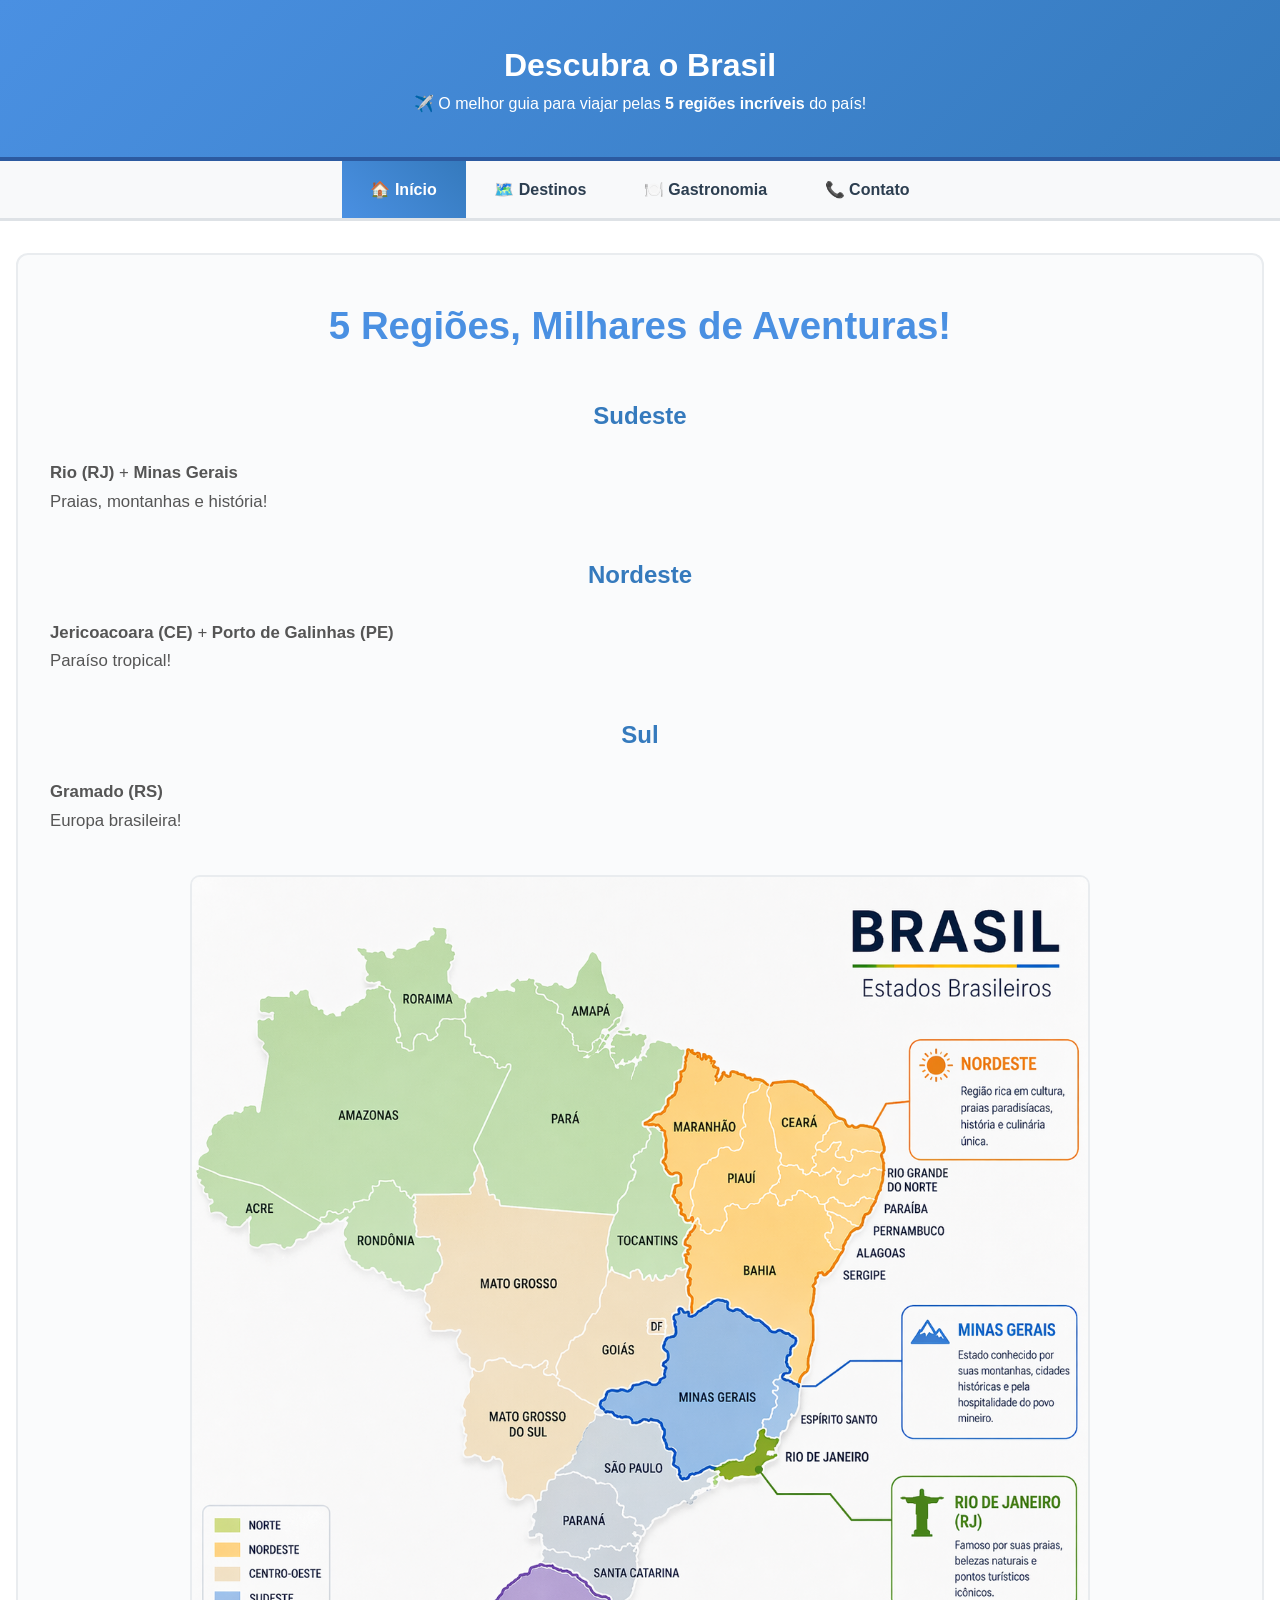
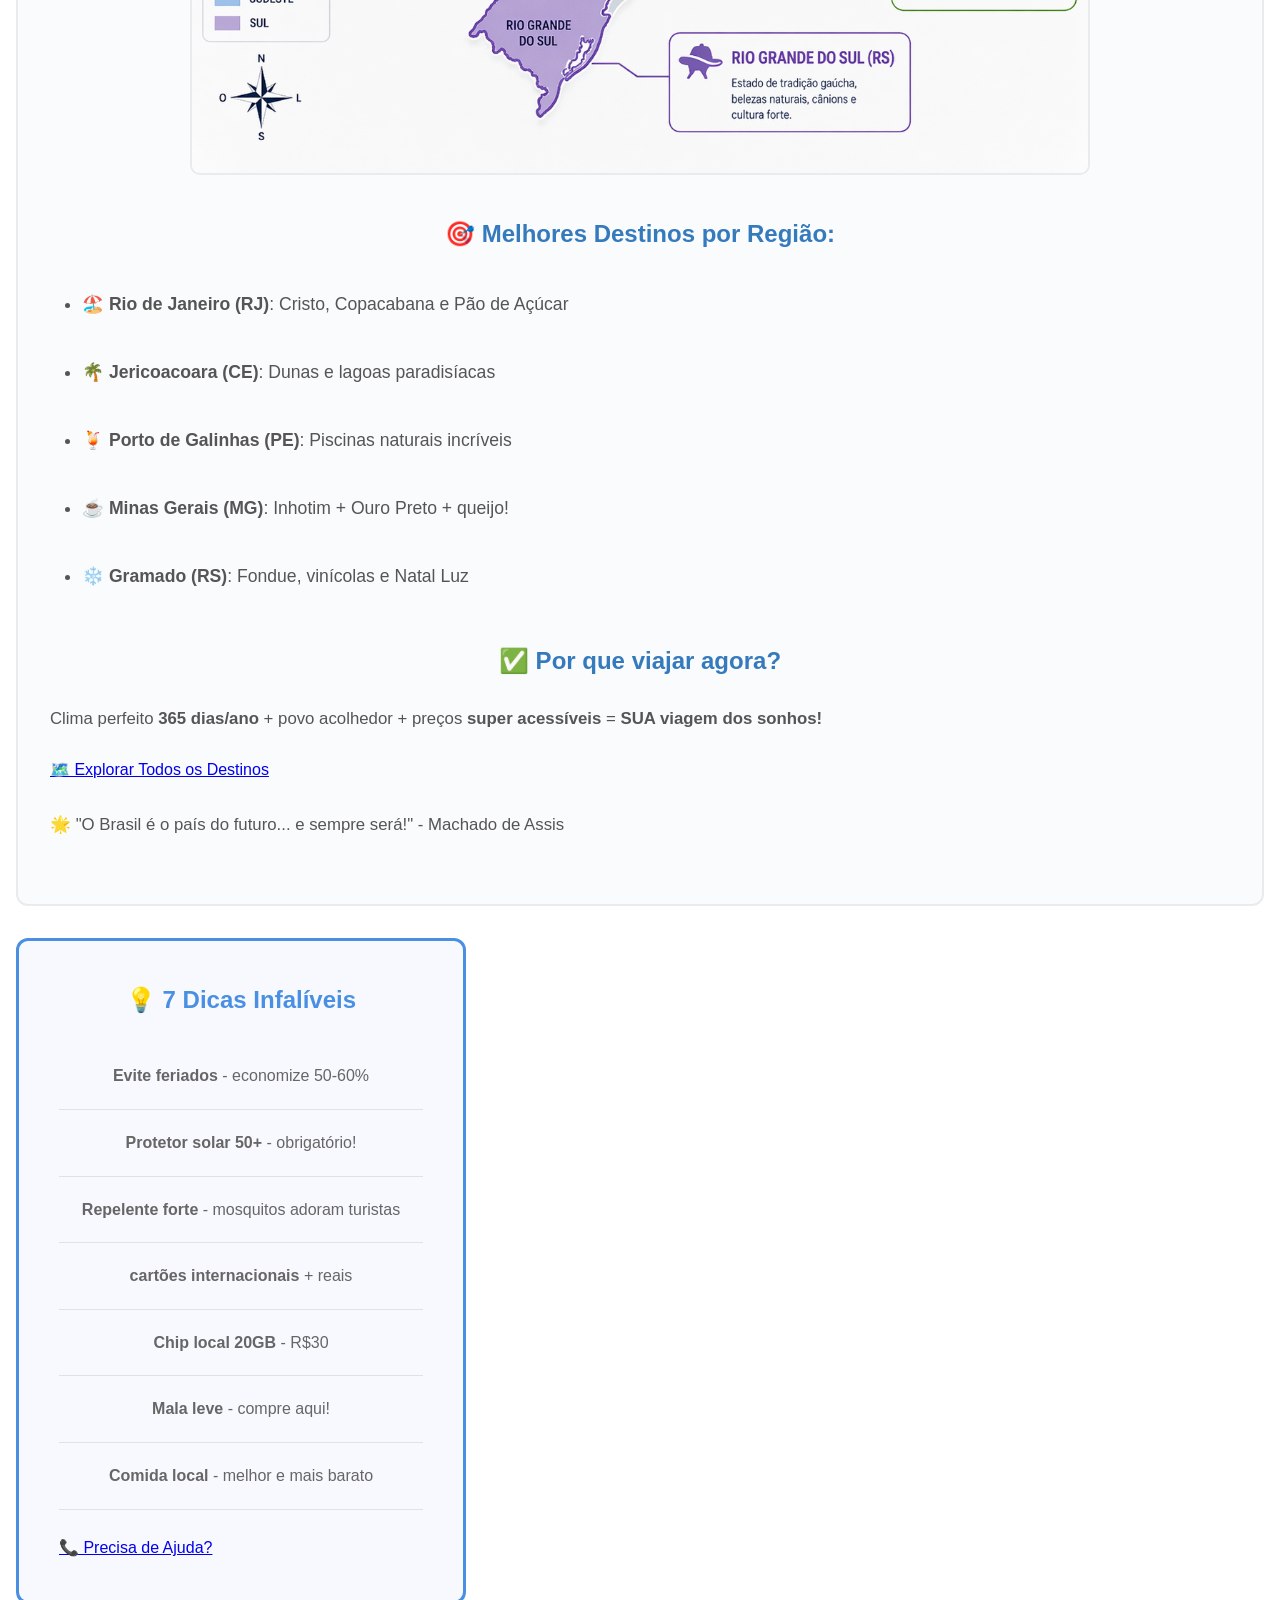
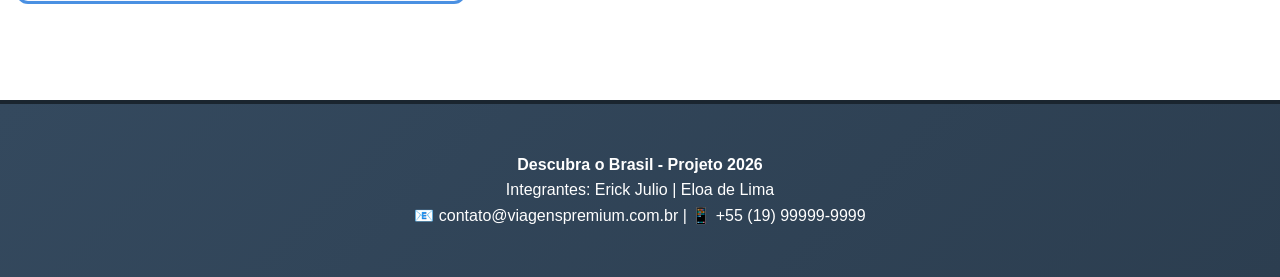
<file: projeto-turismo/index.html>
<!DOCTYPE html>
<html lang="pt-br">
<head>
    <meta charset="UTF-8">
    <meta name="viewport" content="width=device-width, initial-scale=1.0">
    <title>Descubra o Brasil - Início</title>
    <link rel="stylesheet" href="css/style.css">
    <link rel="icon" href="img/travel.png" type="image/png">
</head>
<body>

<header>
    <h1> Descubra o Brasil</h1>
    <p>✈️ O melhor guia para viajar pelas <strong>5 regiões incríveis</strong> do país!</p>
</header>

<nav>
    <ul>
        <li><a href="index.html" class="ativo">🏠 Início</a></li>
        <li><a href="destinos.html">🗺️ Destinos</a></li>
        <li><a href="gastronomia.html">🍽️ Gastronomia</a></li>
        <li><a href="contato.html">📞 Contato</a></li>
    </ul>
</nav>

<main>
    <section>
        <h2> 5 Regiões, Milhares de Aventuras!</h2>
        
        <!-- CARDS DESTAQUES SIMPLES -->
        <div>
            <div>
                <h3> Sudeste</h3>
                <p><strong>Rio (RJ)</strong> + <strong>Minas Gerais</strong><br>Praias, montanhas e história!</p>
            </div>
            <div>
                <h3> Nordeste</h3>
                <p><strong>Jericoacoara (CE)</strong> + <strong>Porto de Galinhas (PE)</strong><br>Paraíso tropical!</p>
            </div>
            <div>
                <h3> Sul</h3>
                <p><strong>Gramado (RS)</strong><br>Europa brasileira!</p>
            </div>
        </div>

        <img src="img/mapa_2.png" alt="Mapa do Brasil - 5 regiões" class="imagem-mapa">

        <h3>🎯 Melhores Destinos por Região:</h3>
        <ul>
            <li>🏖️ <strong>Rio de Janeiro (RJ)</strong>: Cristo, Copacabana e Pão de Açúcar</li>
            <li>🌴 <strong>Jericoacoara (CE)</strong>: Dunas e lagoas paradisíacas</li>
            <li>🍹 <strong>Porto de Galinhas (PE)</strong>: Piscinas naturais incríveis</li>
            <li>☕ <strong>Minas Gerais (MG)</strong>: Inhotim + Ouro Preto + queijo!</li>
            <li>❄️ <strong>Gramado (RS)</strong>: Fondue, vinícolas e Natal Luz</li>
        </ul>


        <h3>✅ Por que viajar agora?</h3>
        <p>
            Clima perfeito <strong>365 dias/ano</strong> + povo acolhedor + 
            preços <strong>super acessíveis</strong> = 
            <strong>SUA viagem dos sonhos!</strong>
        </p>

        <div class="chamada-acao">
            <a href="destinos.html">🗺️ Explorar Todos os Destinos</a>
        </div>

        <p><br>🌟 "O Brasil é o país do futuro... e sempre será!" - Machado de Assis</p>

    </section>

    <aside>
        <h3>💡 7 Dicas Infalíveis</h3>
        <ul>
            <li><strong>Evite feriados</strong> - economize 50-60%</li>
            <li><strong>Protetor solar 50+</strong> - obrigatório!</li>
            <li><strong>Repelente forte</strong> - mosquitos adoram turistas</li>
            <li><strong>cartões internacionais</strong> + reais</li>
            <li><strong>Chip local 20GB</strong> - R$30</li>
            <li><strong>Mala leve</strong> - compre aqui!</li>
            <li><strong>Comida local</strong> - melhor e mais barato</li>
        </ul>
        
        <div class="chamada-aside">
            <br>
            <a href="contato.html">📞 Precisa de Ajuda?</a>
        </div>
    </aside>
</main>

<footer>
    <div class="rodape">
        <p><strong>Descubra o Brasil - Projeto 2026</strong></p>
        <p>Integrantes: Erick Julio | Eloa de Lima</p>
        <p>📧 contato@viagenspremium.com.br | 📱 +55 (19) 99999-9999</p>
    </div>
</footer>

</body>
</html>
</file>
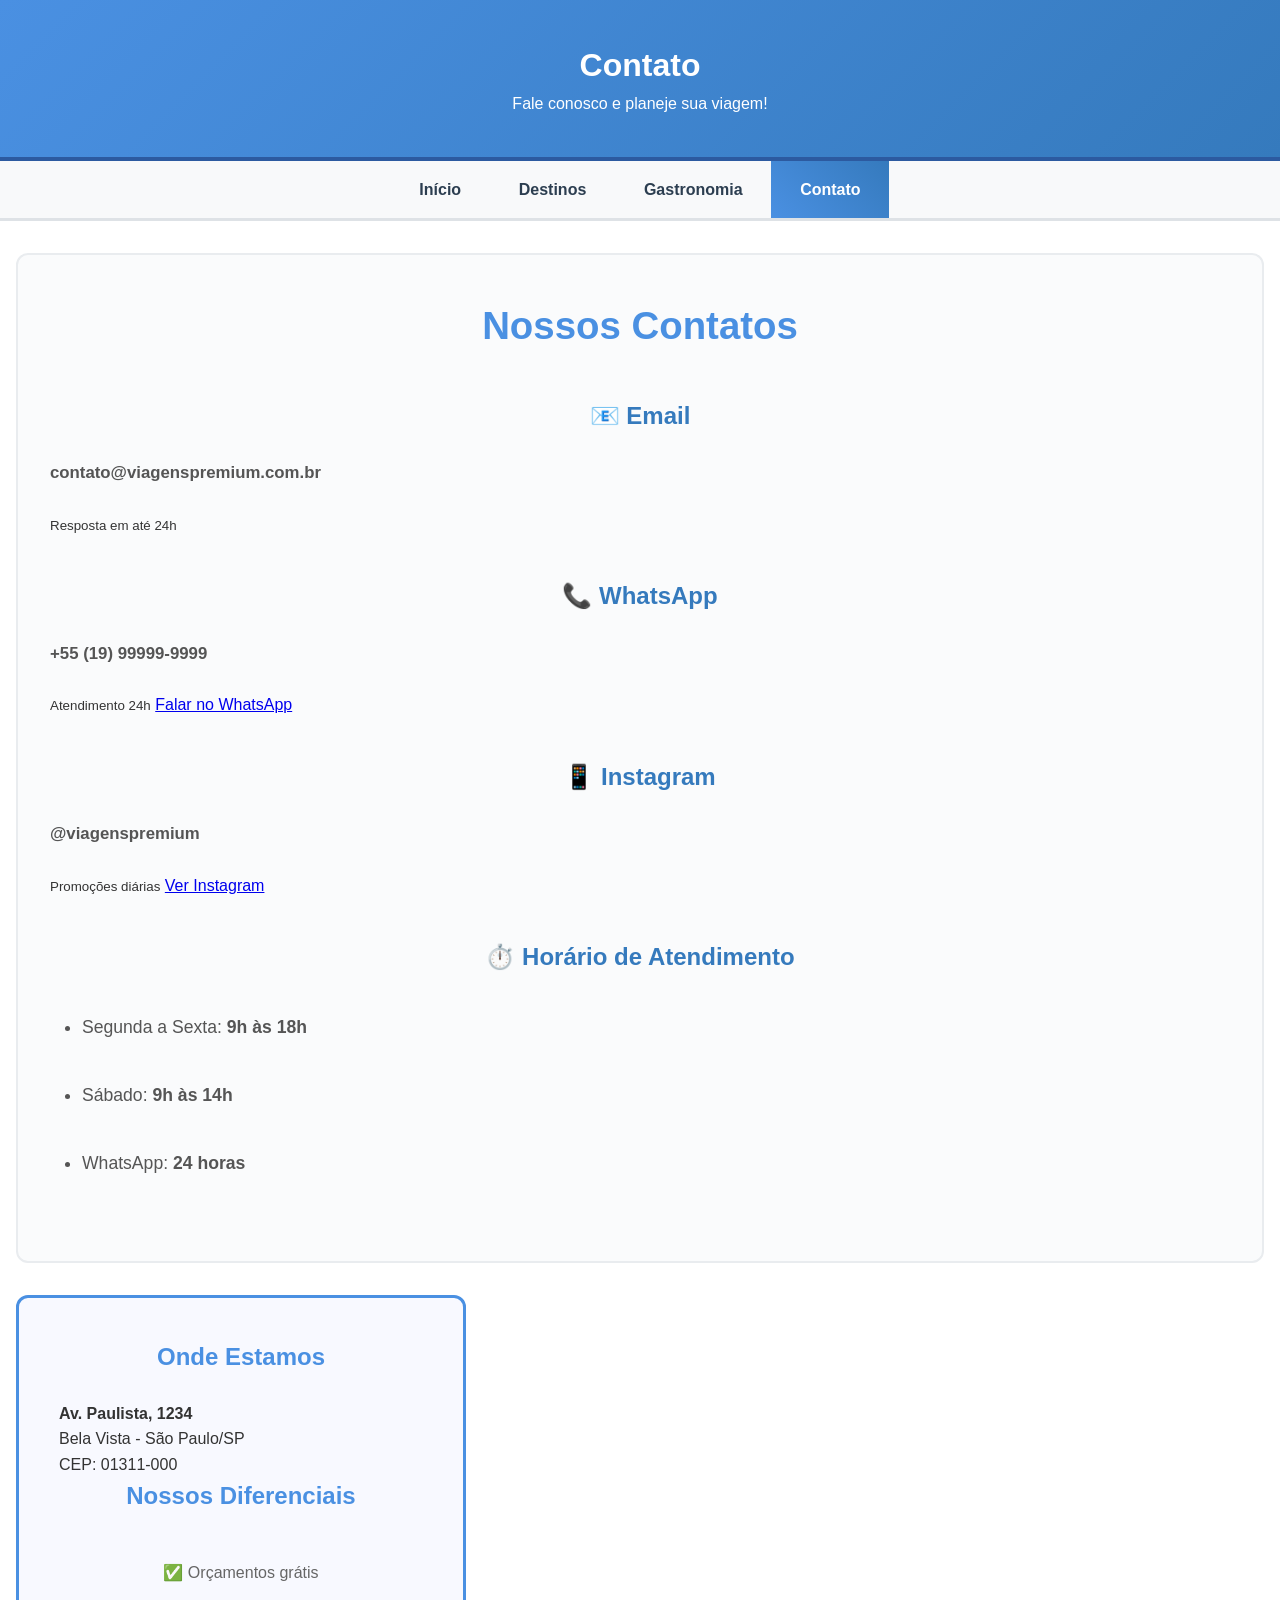
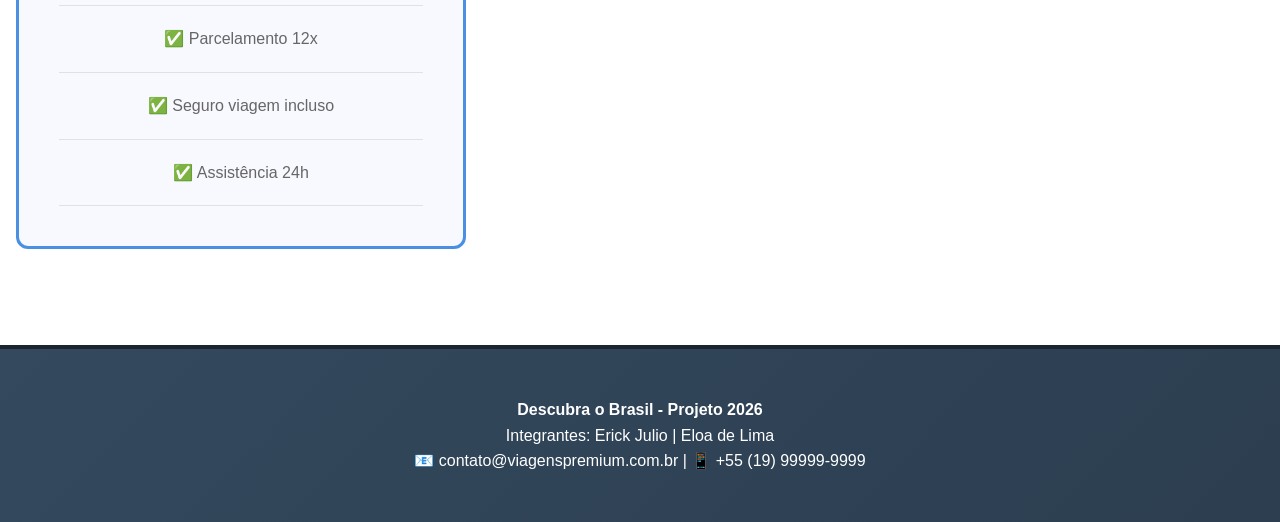
<file: projeto-turismo/contato.html>
<!DOCTYPE html>
<html lang="pt-BR">
<head>
    <meta charset="UTF-8">
    <meta name="viewport" content="width=device-width, initial-scale=1.0">
    <title>Contato - Descubra o Brasil</title>
    <link rel="stylesheet" href="css/style.css">
    <link rel="icon" href="img/travel.png" type="image/png">
</head>
<body>
    <header>
        <h1>Contato</h1>
        <p>Fale conosco e planeje sua viagem!</p>
    </header>

    <nav>
        <ul>
            <li><a href="index.html">Início</a></li>
            <li><a href="destinos.html">Destinos</a></li>
            <li><a href="gastronomia.html">Gastronomia</a></li>
            <li><a href="contato.html" class="ativo">Contato</a></li>
        </ul>
    </nav>

    <main>
        <section>
            <h2>Nossos Contatos</h2>
            
            
                <div>
                    <h3>📧 Email</h3>
                    <p><strong>contato@viagenspremium.com.br</strong></p>
                    <small>Resposta em  até 24h</small>
                </div>
                
                <div>
                    <h3>📞 WhatsApp</h3>
                    <p><strong>+55 (19) 99999-9999</strong></p>
                    <small>Atendimento 24h</small>
                    <a href="https://wa.me/" target="_blank">Falar no WhatsApp</a>
                </div>
                    <h3>📱 Instagram</h3>
                    <p><strong>@viagenspremium</strong></p>
                    <small>Promoções diárias</small>
                    <a href="https://instagram.com/" target="_blank">Ver Instagram</a>
                </div>
            

            <div>
                <h3>⏱️ Horário de Atendimento</h3>
                <ul>
                    <li>Segunda a Sexta: <strong>9h às 18h</strong></li>
                    <li>Sábado: <strong>9h às 14h</strong></li>
                    <li>WhatsApp: <strong>24 horas</strong></li>
                </ul>
            </div>
        </section>

        <aside>
            <h3>Onde Estamos</h3>
            <p><strong>Av. Paulista, 1234</strong><br>
            Bela Vista - São Paulo/SP<br>
            CEP: 01311-000</p>

            <h3>Nossos Diferenciais</h3>
            <ul>
                <li>✅ Orçamentos grátis</li>
                <li>✅ Parcelamento 12x</li>
                <li>✅ Seguro viagem incluso</li>
                <li>✅ Assistência 24h</li>
            </ul>
        </aside>
    </main>

<footer>
    <div class="rodape">
        <p><strong>Descubra o Brasil - Projeto 2026</strong></p>
        <p>Integrantes: Erick Julio | Eloa de Lima</p>
        <p>📧 contato@viagenspremium.com.br | 📱 +55 (19) 99999-9999</p>
    </div>
</footer>

</body>
</html>
</file>
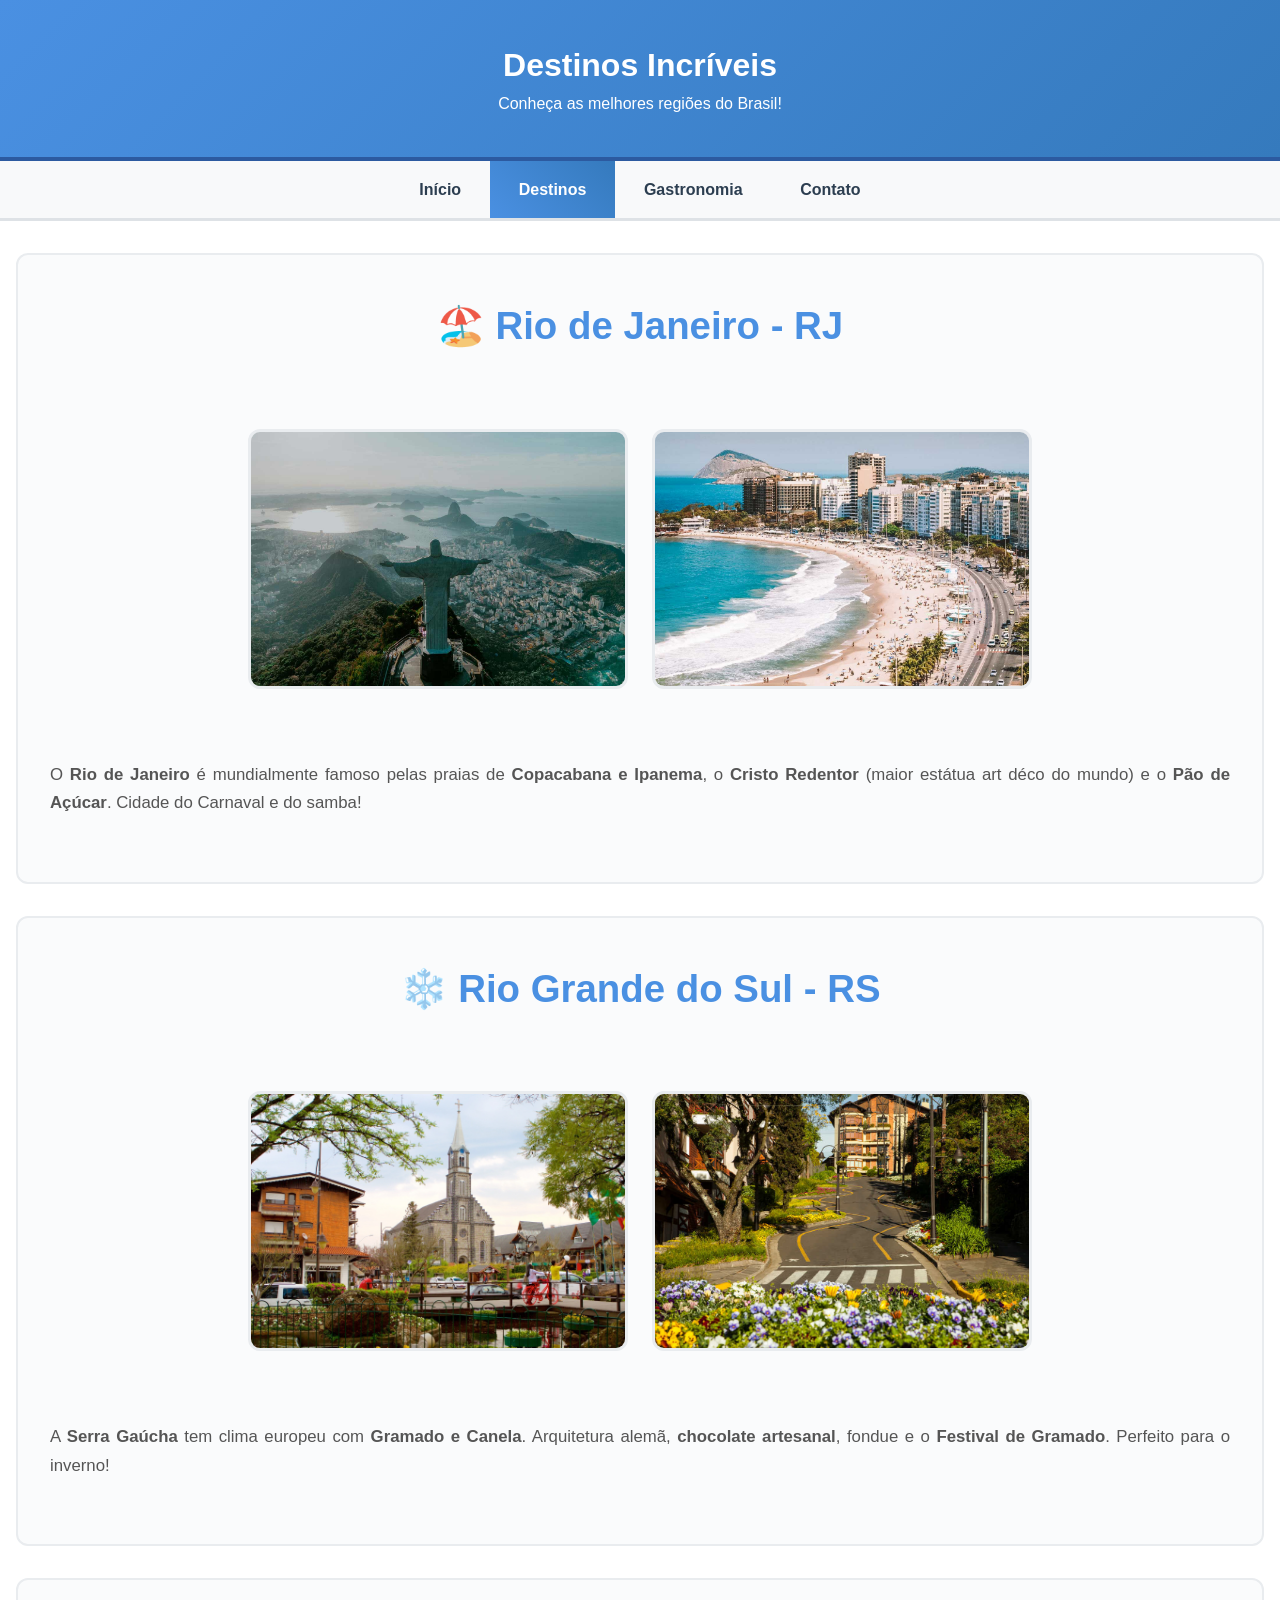
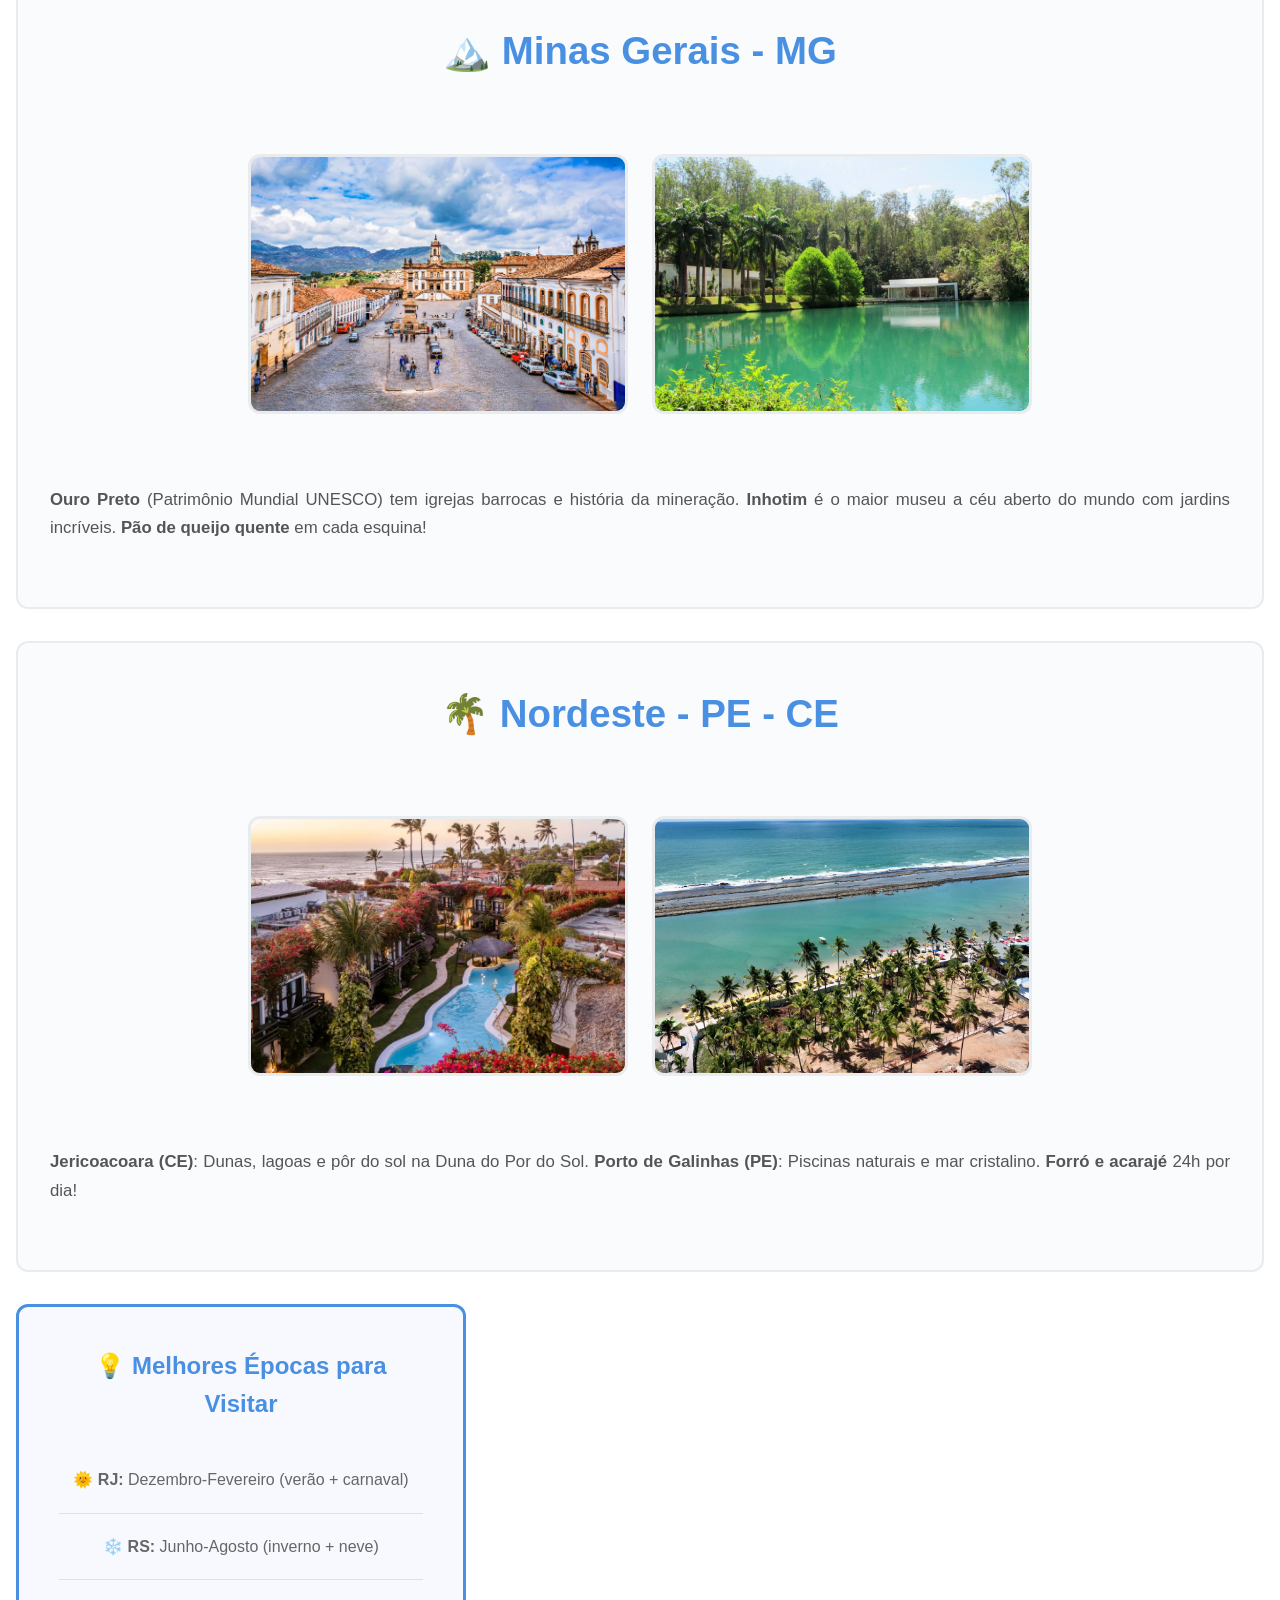
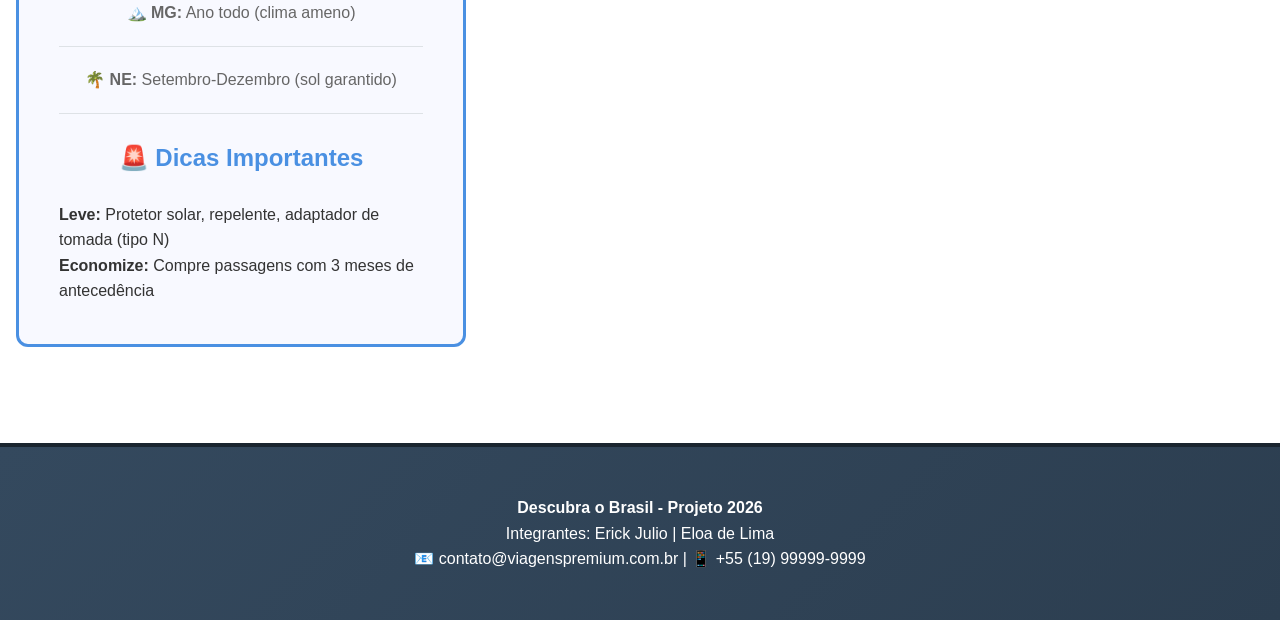
<file: projeto-turismo/destinos.html>
<!DOCTYPE html>
<html lang="pt-br">
<head>
    <meta charset="UTF-8">
    <meta name="viewport" content="width=device-width, initial-scale=1.0">
    <title>Destinos - Descubra o Brasil</title>
    <link rel="stylesheet" href="css/style.css">
    <link rel="icon" href="img/travel.png" type="image/png">
</head>
<body>

<header>
    <h1> Destinos Incríveis</h1>
    <p>Conheça as melhores regiões do Brasil!</p>
</header>

<nav>
    <ul>
        <li><a href="index.html">Início</a></li>
        <li><a href="destinos.html" class="ativo">Destinos</a></li>
        <li><a href="gastronomia.html">Gastronomia</a></li>
        <li><a href="contato.html">Contato</a></li>
    </ul>
</nav>

<main>
    <!-- RIO DE JANEIRO (MANTER PERFEITO) -->
    <section>
        <h2>🏖️ Rio de Janeiro - RJ</h2>
        <div class="destinos-imagens">
            <img src="img/mapa-do-rio-de-janeiro-3.jpg" alt="Rio de Janeiro - Cristo Redentor">
            <img src="img/melhores-praias-do-rio-de-janeiro-para-criancas.jpg" alt="Praias do Rio">
        </div>
        <p>
            O <strong>Rio de Janeiro</strong> é mundialmente famoso pelas praias de 
            <strong>Copacabana e Ipanema</strong>, o <strong>Cristo Redentor</strong> 
            (maior estátua art déco do mundo) e o <strong>Pão de Açúcar</strong>. 
            Cidade do Carnaval e do samba!
        </p>
    </section>

    <!-- RIO GRANDE DO SUL (MANTER PERFEITO) -->
    <section>
        <h2>❄️ Rio Grande do Sul - RS</h2>
        <div class="destinos-imagens">
            <img src="img/02c31b7c-f2f7-4af5-9c16-192111599392.jpg" alt="Serra Gaúcha">
            <img src="img/lugares-para-conhecer-no-rio-grande-do-sul-gramado.jpg" alt="Gramado RS">
        </div>
        <p>
            A <strong>Serra Gaúcha</strong> tem clima europeu com <strong>Gramado e Canela</strong>. 
            Arquitetura alemã, <strong>chocolate artesanal</strong>, fondue e o <strong>Festival de Gramado</strong>. 
            Perfeito para o inverno!
        </p>
    </section>

    <!-- MINAS GERAIS (NOVO) -->
    <section>
        <h2>🏔️ Minas Gerais - MG</h2>
        <div class="destinos-imagens">
            <img src="img/dicas-guia-ouro-preto-mg6.png" alt="Ouro Preto MG">
            <img src="img/inhotim.jpg" alt="Inhotim MG">
        </div>
        <p>
            <strong>Ouro Preto</strong> (Patrimônio Mundial UNESCO) tem igrejas barrocas 
            e história da mineração. <strong>Inhotim</strong> é o maior museu a céu aberto 
            do mundo com jardins incríveis. <strong>Pão de queijo quente</strong> em cada esquina!
        </p>
    </section>

    <!-- NORDESTE (CORRIGIDO E CENTRALIZADO) -->
<section class="destino-section">
    <div class="destino-header">
        <h2>🌴 Nordeste - PE - CE</h2>
    </div>
    <div class="destinos-imagens">
        <img src="img/jericoa.jpg" alt="Jericoacoara CE">
        <img src="img/porto-de-galinhas-brasil_1739305500113.jpg" alt="Porto de Galinhas PE">
    </div>
    <div class="destino-conteudo">
        <p>
            <strong>Jericoacoara (CE)</strong>: Dunas, lagoas e pôr do sol na Duna do Por do Sol. 
            <strong>Porto de Galinhas (PE)</strong>: Piscinas naturais e mar cristalino. 
            <strong>Forró e acarajé</strong> 24h por dia!
        </p>
    </div>
</section>
    <aside>
        <h3>💡 Melhores Épocas para Visitar</h3>
        <ul>
            <li>🌞 <strong>RJ:</strong> Dezembro-Fevereiro (verão + carnaval)</li>
            <li>❄️ <strong>RS:</strong> Junho-Agosto (inverno + neve)</li>
            <li>🏔️ <strong>MG:</strong> Ano todo (clima ameno)</li>
            <li>🌴 <strong>NE:</strong> Setembro-Dezembro (sol garantido)</li>
        </ul>
        
        <br>
        <h3>🚨 Dicas Importantes</h3>
        <p><strong>Leve:</strong> Protetor solar, repelente, adaptador de tomada (tipo N)</p>
        <p><strong>Economize:</strong> Compre passagens com 3 meses de antecedência</p>
    </aside>
</main>

<footer>
    <div class="rodape">
        <p><strong>Descubra o Brasil - Projeto 2026</strong></p>
        <p>Integrantes: Erick Julio | Eloa de Lima</p>
        <p>📧 contato@viagenspremium.com.br | 📱 +55 (19) 99999-9999</p>
    </div>
</footer>


</body>
</html>
</file>
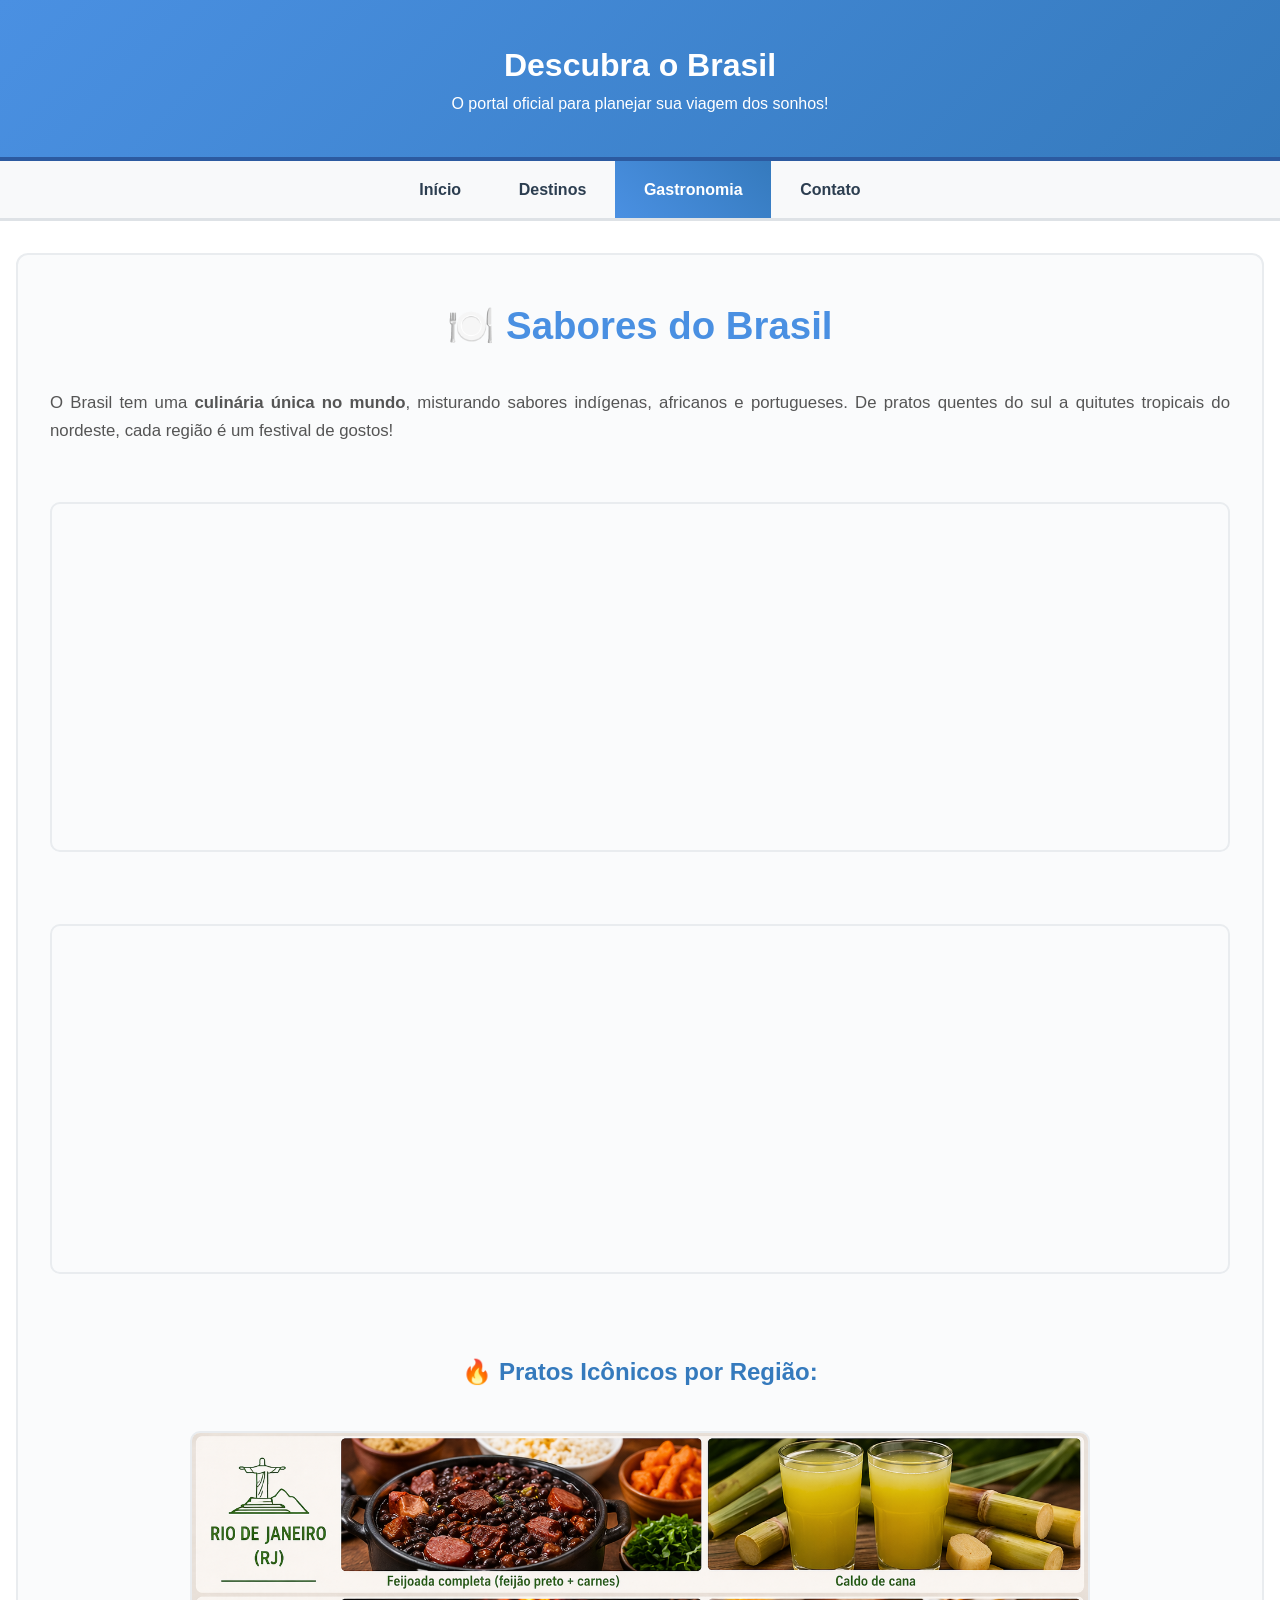
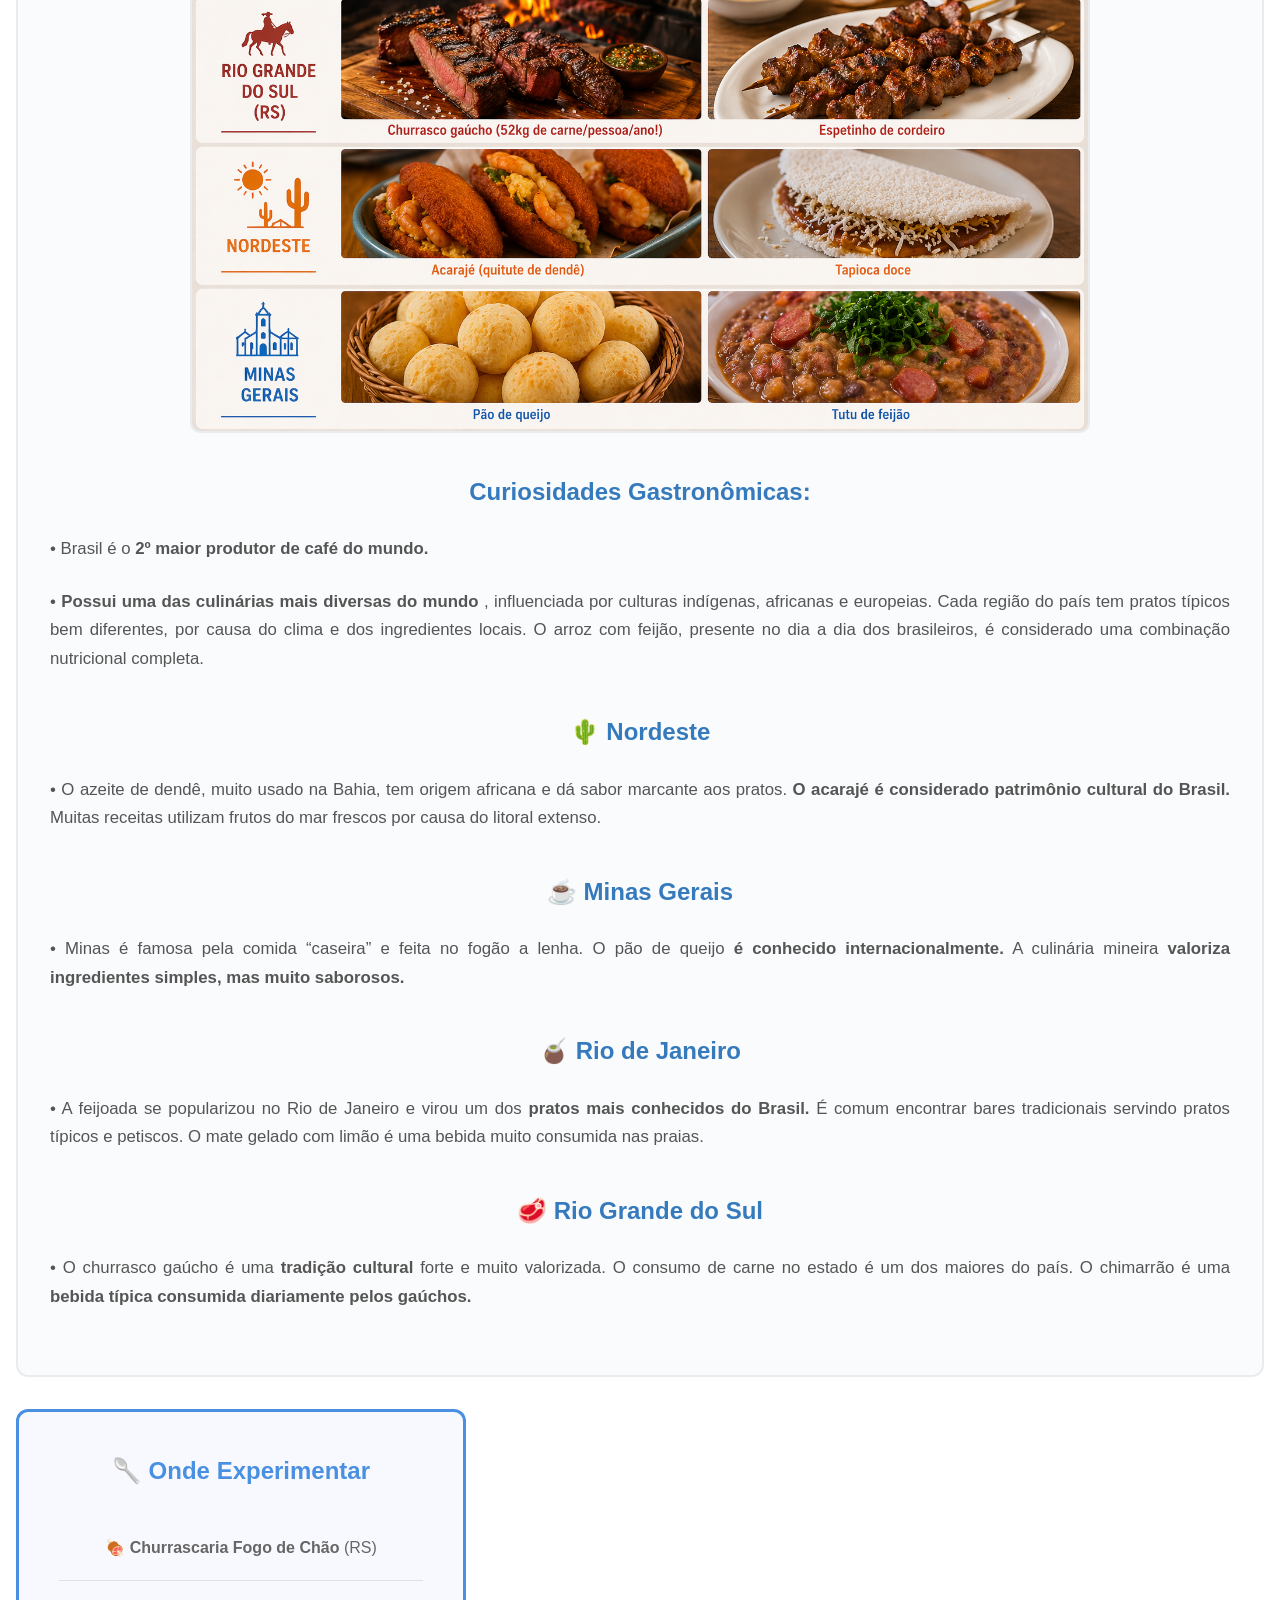
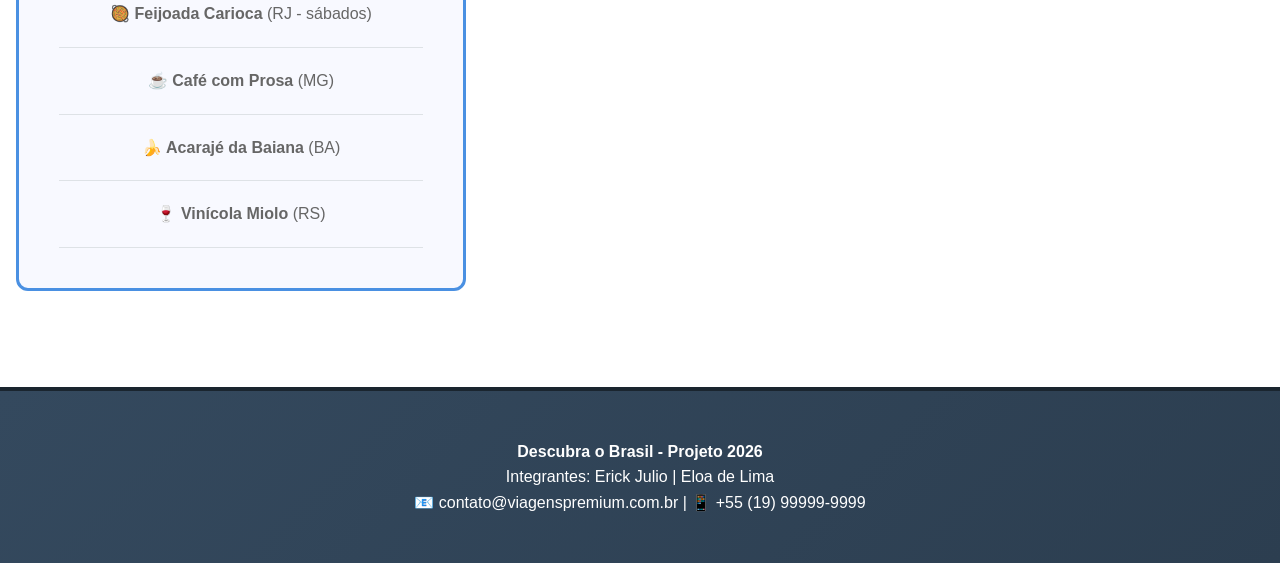
<file: projeto-turismo/gastronomia.html>
<!DOCTYPE html>
<html lang="pt-br">
<head>
    <meta charset="UTF-8">
    <meta name="viewport" content="width=device-width, initial-scale=1.0">
    <title>Gastronomia - Descubra o Brasil</title>
    <link rel="stylesheet" href="css/style.css">
    <link rel="icon" href="img/travel.png" type="image/png">
</head>
<body>
    <header>
        <h1> Descubra o Brasil</h1>
        <p>O portal oficial para planejar sua viagem dos sonhos!</p>
    </header>

    <nav>
        <ul>
            <li><a href="index.html">Início</a></li>
            <li><a href="destinos.html">Destinos</a></li>
            <li><a href="gastronomia.html" class="ativo">Gastronomia</a></li>
            <li><a href="contato.html">Contato</a></li>
        </ul>
    </nav>

    <main>
        <section>
            <h2>🍽️ Sabores do Brasil</h2>
            
            <p>O Brasil tem uma <strong>culinária única no mundo</strong>, misturando sabores indígenas, africanos e portugueses. De pratos quentes do sul a quitutes tropicais do nordeste, cada região é um festival de gostos!</p>
            
            <iframe width="560" height="315" src="https://www.youtube.com/embed/Ri3lg9AEa8w?si=nnzbp506Q1cMWKft" title="YouTube video player" frameborder="0" allow="accelerometer; autoplay; clipboard-write; encrypted-media; gyroscope; picture-in-picture; web-share" referrerpolicy="strict-origin-when-cross-origin" allowfullscreen></iframe>
            
            <iframe width="560" height="315" src="https://www.youtube.com/embed/AcU8CwAGbsY?si=w4mjjiq5By10tVvD" title="YouTube video player" frameborder="0" allow="accelerometer; autoplay; clipboard-write; encrypted-media; gyroscope; picture-in-picture; web-share" referrerpolicy="strict-origin-when-cross-origin" allowfullscreen></iframe>

            <h3>🔥 Pratos Icônicos por Região:</h3>
           
            
            <img src="img/comidas_tipicas.png" alt="Feijoada brasileira" class="imagem-mapa">
            
            <h3> Curiosidades Gastronômicas:</h3>
            
            

            <p>• Brasil é o <strong>2º maior produtor de café do mundo.</strong><br></p>
            <p>• <strong>Possui uma das culinárias mais diversas do mundo </strong>, influenciada por culturas indígenas, africanas e europeias.
Cada região do país tem pratos típicos bem diferentes, por causa do clima e dos ingredientes locais.
O arroz com feijão, presente no dia a dia dos brasileiros, é considerado uma combinação nutricional completa.</p>
            <h3>🌵 Nordeste</h3>
            <p>• O azeite de dendê, muito usado na Bahia, tem origem africana e dá sabor marcante aos pratos.
<strong>O acarajé é considerado patrimônio cultural do Brasil.</strong>
Muitas receitas utilizam frutos do mar frescos por causa do litoral extenso.</p>
            <h3>☕ Minas Gerais</h3>
            <p>• Minas é famosa pela comida “caseira” e feita no fogão a lenha.
O pão de queijo <strong>é conhecido internacionalmente.</strong>
A culinária mineira <strong>valoriza ingredientes simples, mas muito saborosos.</strong></p>
            <h3>🧉 Rio de Janeiro</h3>
            <p>• A feijoada se popularizou no Rio de Janeiro e virou um dos <strong>pratos mais conhecidos do Brasil.</strong>
É comum encontrar bares tradicionais servindo pratos típicos e petiscos.
O mate gelado com limão é uma bebida muito consumida nas praias.</p>
            <h3>🥩 Rio Grande do Sul</h3>
            <p>• O churrasco gaúcho é uma <strong>tradição cultural</strong> forte e muito valorizada.
O consumo de carne no estado é um dos maiores do país.
O chimarrão é uma <strong>bebida típica consumida diariamente pelos gaúchos.</strong></p>
        </section>

        <aside>
            <h3>🥄 Onde Experimentar</h3>
            <ul>
                <li>🍖 <strong>Churrascaria Fogo de Chão</strong> (RS)</li>
                <li>🥘 <strong>Feijoada Carioca</strong> (RJ - sábados)</li>
                <li>☕ <strong>Café com Prosa</strong> (MG)</li>
                <li>🍌 <strong>Acarajé da Baiana</strong> (BA)</li>
                <li>🍷 <strong>Vinícola Miolo</strong> (RS)</li>
            </ul>
        </aside>
    </main>

<footer>
    <div class="rodape">
        <p><strong>Descubra o Brasil - Projeto 2026</strong></p>
        <p>Integrantes: Erick Julio | Eloa de Lima</p>
        <p>📧 contato@viagenspremium.com.br | 📱 +55 (19) 99999-9999</p>
    </div>
</footer>

</body>
</html>
</file>
<file: projeto-turismo/css/style.css>
* {
    margin: 0;
    padding: 0;
    box-sizing: border-box;
}

body {
    font-family: 'Segoe UI', Tahoma, Geneva, Verdana, sans-serif;
    background: #ffffff !important;
    color: #333;
    line-height: 1.6;
    width: 100%;
    overflow-x: hidden;
}
header {
    background: linear-gradient(135deg, #4a90e2 0%, #357abd 100%);
    color: white;
    text-align: center;
    padding: 2.5rem 1rem;
    border-bottom: 4px solid #2c5aa0;
    width: 100%;
}
nav {
    background: #f8f9fa;
    border-bottom: 3px solid #dee2e6;
    width: 100%;
}
nav ul {
    display: flex;
    justify-content: center;
    list-style: none;
    flex-wrap: wrap;
    margin: 0 auto;
    width: 100%;
    max-width: 1400px;
    padding: 0 1rem;
    box-sizing: border-box;
}
nav ul li a {
    display: block;
    padding: 1rem 1.8rem;
    color: #2c3e50;
    text-decoration: none;
    font-weight: 600;
    transition: all 0.3s ease;
}
nav ul li a:hover,
nav ul li a.ativo {
    background: linear-gradient(45deg, #4a90e2, #357abd);
    color: white;
}
main {
    width: 100%;
    margin: 2rem 0;
    padding: 0;
    display: flex;
    flex-wrap: wrap;
    gap: 0;
    max-width: 100%;
}
section {
    flex: 2 1 70%;
    background: #fafbfc;
    padding: 2.5rem 2rem;
    border: 2px solid #e9ecef;
    border-radius: 12px;
    margin: 0 1rem 2rem 1rem;
    width: calc(100% - 2rem);
    max-width: calc(100% - 2rem);
    overflow: hidden;
    min-width: 0;
}

section h2 {
    color: #4a90e2;
    font-size: clamp(1.8em, 4vw, 2.4em);
    margin-bottom: 2rem;
    text-align: center;
    font-weight: 700;
}

section h3 {
    color: #357abd;
    margin: 2.5rem 0 1.5rem 0;
    font-size: 1.5em;
    text-align: center;
}

section ul {
    margin: 1.5rem 0 2rem 2rem;
    color: #555;
}

section ul li {
    margin-bottom: 1rem;
    padding: 0.75rem 0;
    font-size: 1.1em;
}

section p {
    margin-bottom: 1.5rem;
    text-align: justify;
    color: #555;
    line-height: 1.7;
    font-size: 1.05em;
}
.destinos-imagens {
    width: 100%;
    margin: 3rem 0;
    padding: 1.5rem;
    display: flex;
    flex-wrap: wrap;
    justify-content: center;
    align-items: center;
    gap: 1.5rem;
    overflow: hidden;
}
.destinos-imagens img {
    width: 100%;
    max-width: 380px;
    height: 260px;
    object-fit: cover;
    border-radius: 12px;
    border: 3px solid #e9ecef;
    transition: all 0.3s ease;
    flex: 1 1 300px;
}
.destinos-imagens img:hover {
    border-color: #4a90e2;
    transform: scale(1.05);
}
section img:not(.destinos-imagens img) {
    width: 100%;
    max-width: 900px;
    height: auto;
    border-radius: 10px;
    border: 2px solid #e9ecef;
    margin: 2.5rem auto;
    display: block;
}
section img[alt*="mapa"] {
    max-width: 100%;
    border: 4px solid #4a90e2;
}
iframe {
    width: 100%;
    height: 350px;
    border-radius: 10px;
    border: 2px solid #e9ecef;
    margin: 2rem 0;
}
aside {
    flex: 1 1 28%;
    background: #f8f9ff;
    padding: 2.5rem;
    border: 3px solid #4a90e2;
    border-radius: 12px;
    margin: 0 1rem 2rem 1rem;
    width: calc(28% - 2rem);
    max-width: 450px;
    min-width: 320px;
}
aside h3 {
    color: #4a90e2;
    margin-bottom: 1.5rem;
    text-align: center;
    font-size: 1.5em;
}
aside ul {
    list-style: none;
}
aside ul li {
    padding: 1.25rem 0;
    border-bottom: 1px solid #dee2e6;
    color: #666;
    text-align: center;
}
aside ul li:hover {
    background: #e3f2fd;
    padding-left: 1rem;
    padding-right: 1rem;
    border-radius: 8px;
}
footer {
    background: linear-gradient(135deg, #34495e 0%, #2c3e50 100%);
    color: white;
    text-align: center;
    padding: 3rem 1rem;
    margin-top: 4rem;
    border-top: 4px solid #1a252f;
    width: 100%;
}
@media (max-width: 1200px) {
    .destinos-imagens img {
        max-width: 350px;
        height: 240px;
    }
    
    aside {
        flex: 1 1 30%;
        width: calc(30% - 2rem);
        max-width: 400px;
    }
}
@media (max-width: 992px) {
    main {
        flex-direction: column;
        gap: 2rem;
    }
    
    section, aside {
        flex: none;
        width: calc(100% - 2rem);
        margin: 0 1rem 2rem 1rem;
        max-width: none;
    }
    
    aside {
        order: -1;
    }
}
@media (max-width: 768px) {
    .destinos-imagens {
        flex-direction: column;
        gap: 2rem;
        padding: 1rem;
    }
    
    .destinos-imagens img {
        max-width: 100%;
        width: 100%;
        height: 280px;
    }
    
    nav ul {
        flex-direction: column;
        padding: 0;
    }
    
    nav ul li a {
        padding: 1rem;
    }
    
    section, aside {
        margin: 0 0.5rem 2rem 0.5rem;
        padding: 2rem 1.5rem;
        width: calc(100% - 1rem);
    }
}
@media (max-width: 480px) {
    section, aside {
        margin: 0 0.25rem 2rem 0.25rem;
        padding: 1.5rem 1rem;
        width: calc(100% - 0.5rem);
    }
    
    header, footer {
        padding: 2rem 0.5rem;
    }
}
</file>
